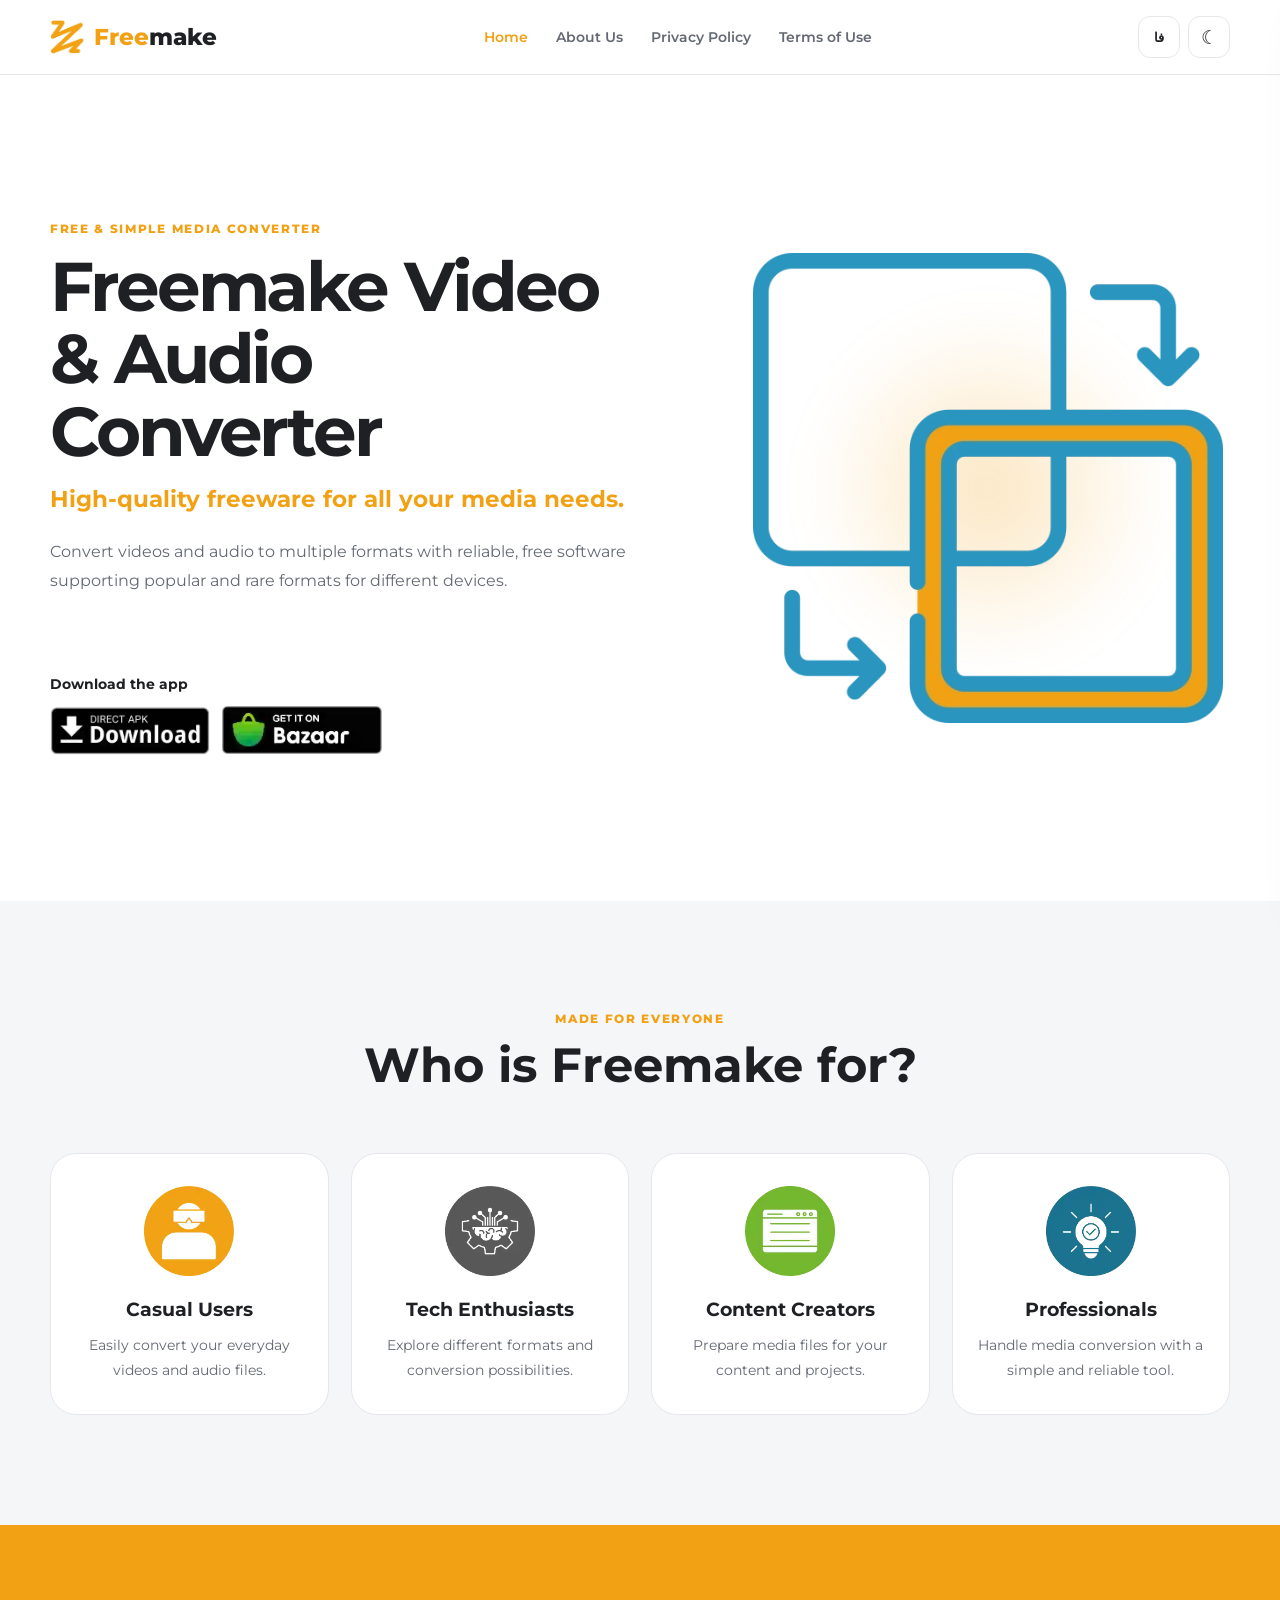
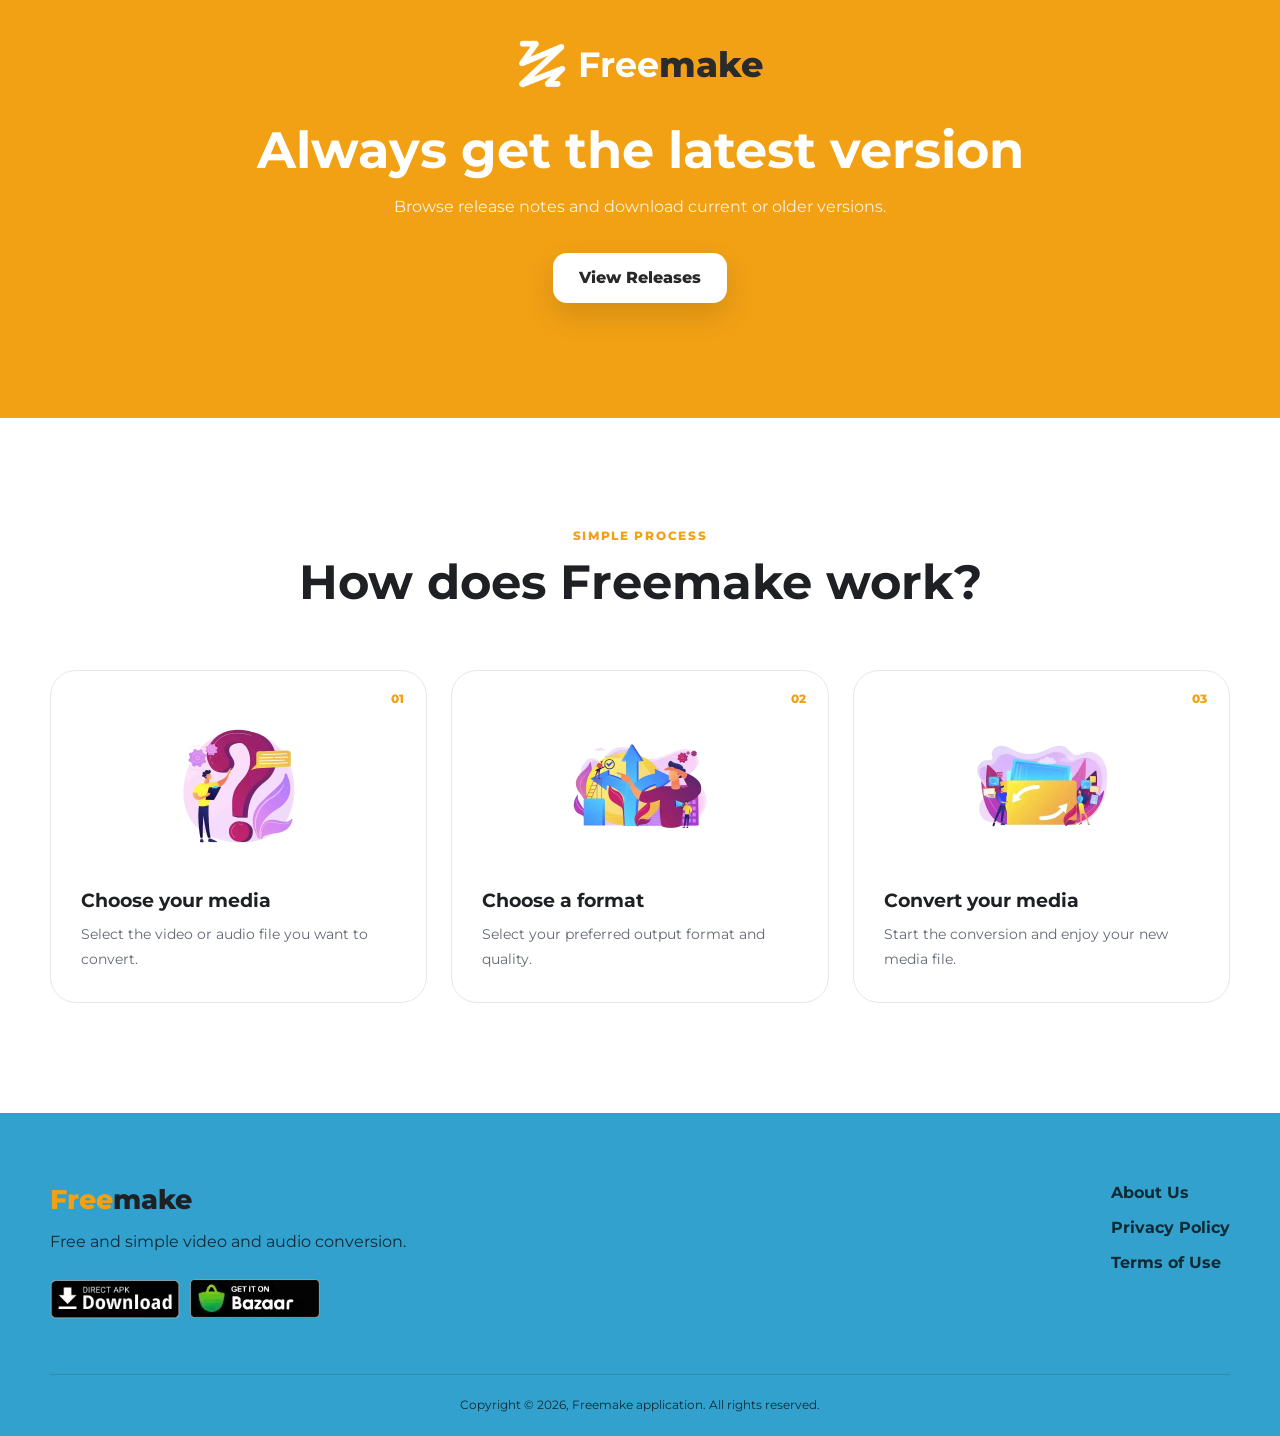
<file: index.html>
<!doctype html>
<html lang="en" dir="ltr" data-theme="light">
  <head>
    <meta charset="utf-8" />
    <meta name="viewport" content="width=device-width, initial-scale=1" />

    <meta
      name="description"
      content="Freemake is a free and simple video and audio converter."
    />

    <meta name="theme-color" content="#F2A115" />

    <meta property="og:title" content="Freemake" />
    <meta
      property="og:description"
      content="A free and simple video and audio converter."
    />

    <meta property="og:type" content="website" />

    <title>Freemake — Video & Audio Converter</title>

    <link rel="stylesheet" href="css/style.css" />

    <link rel="preconnect" href="https://fonts.googleapis.com" />
    <link rel="preconnect" href="https://fonts.gstatic.com" crossorigin />

    <link
      href="https://fonts.googleapis.com/css2?family=Montserrat:wght@400;500;600;700;800&family=Vazirmatn:wght@400;500;600;700;800&display=swap"
      rel="stylesheet"
    />
  </head>

  <body>
    <div id="site-header"></div>

    <main>
      <!-- Hero -->
      <section class="hero">
        <div class="container hero__container">
          <div class="hero__content">
            <p class="eyebrow" data-i18n="home.hero.eyebrow">
              FREE & SIMPLE MEDIA CONVERTER
            </p>

            <h1 data-i18n="home.hero.title">
              Freemake Video & Audio Converter
            </h1>

            <p class="hero__subtitle" data-i18n="home.hero.subtitle">
              High-quality freeware for all your media needs.
            </p>

            <p class="hero__description" data-i18n="home.hero.description">
              Convert videos and audio to multiple formats with reliable, free
              software supporting popular and rare formats for different
              devices.
            </p>

            <div class="download-area">
              <p
                class="download-area__label"
                data-i18n="home.hero.downloadLabel"
              >
                Download the app
              </p>

              <div class="download-badges">
                <a
                  href="https://github.com/husen-hn/freemake-page/releases/latest"
                  target="_blank"
                  rel="noopener noreferrer"
                >
                  <img
                    src="assets/images/direct_download.webp"
                    alt="Download Freemake"
                    data-i18n-alt="alt.directDownload"
                  />
                </a>

                <a
                  href="https://cafebazaar.ir/app/com.husen.freemake?l=en"
                  target="_blank"
                  rel="noopener noreferrer"
                >
                  <img
                    src="assets/images/cafebazaar_download.webp"
                    alt="Download from Cafe Bazaar"
                    data-i18n-alt="alt.cafeBazaar"
                  />
                </a>
              </div>
            </div>
          </div>

          <div class="hero__visual">
            <div class="hero__glow"></div>

            <img
              class="hero__image"
              src="assets/images/convert.webp"
              alt="Freemake media converter"
              data-i18n-alt="alt.converter"
            />
          </div>
        </div>
      </section>

      <!-- Audience -->
      <section class="section audience-section">
        <div class="container">
          <div class="section-heading">
            <p class="section-kicker" data-i18n="home.audience.kicker">
              MADE FOR EVERYONE
            </p>

            <h2 data-i18n="home.audience.title">Who is Freemake for?</h2>
          </div>

          <div class="audience-grid">
            <article class="audience-card">
              <img src="assets/images/casual_user.webp" alt="" />

              <h3 data-i18n="home.audience.casual.title">Casual Users</h3>

              <p data-i18n="home.audience.casual.description">
                Easily convert your everyday videos and audio files.
              </p>
            </article>

            <article class="audience-card">
              <img src="assets/images/tech_enthusiasts.webp" alt="" />

              <h3 data-i18n="home.audience.tech.title">Tech Enthusiasts</h3>

              <p data-i18n="home.audience.tech.description">
                Explore different formats and conversion possibilities.
              </p>
            </article>

            <article class="audience-card">
              <img src="assets/images/content_creator.webp" alt="" />

              <h3 data-i18n="home.audience.creator.title">Content Creators</h3>

              <p data-i18n="home.audience.creator.description">
                Prepare media files for your content and projects.
              </p>
            </article>

            <article class="audience-card">
              <img src="assets/images/professional.webp" alt="" />

              <h3 data-i18n="home.audience.professional.title">
                Professionals
              </h3>

              <p data-i18n="home.audience.professional.description">
                Handle media conversion with a simple and reliable tool.
              </p>
            </article>
          </div>
        </div>
      </section>

      <!-- Releases -->
      <section class="release-section">
        <div class="container release-section__content">
          <div class="release-brand">
            <img src="assets/images/logo.webp" alt="" />

            <span> <strong>Free</strong>make </span>
          </div>

          <h2 data-i18n="home.release.title">Always get the latest version</h2>

          <p data-i18n="home.release.description">
            Browse release notes and download current or older versions.
          </p>

          <a
            class="button button--light"
            href="https://github.com/husen-hn/freemake-page/releases"
            target="_blank"
            rel="noopener noreferrer"
            data-i18n="home.release.button"
          >
            View Releases
          </a>
        </div>
      </section>

      <!-- How it works -->
      <section class="section how-section">
        <div class="container">
          <div class="section-heading">
            <p class="section-kicker" data-i18n="home.how.kicker">
              SIMPLE PROCESS
            </p>

            <h2 data-i18n="home.how.title">How does Freemake work?</h2>
          </div>

          <div class="steps-grid">
            <article class="step-card">
              <span class="step-card__number">01</span>

              <img src="assets/images/choose_media.webp" alt="" />

              <div>
                <h3 data-i18n="home.how.step1.title">Choose your media</h3>

                <p data-i18n="home.how.step1.description">
                  Select the video or audio file you want to convert.
                </p>
              </div>
            </article>

            <article class="step-card">
              <span class="step-card__number">02</span>

              <img src="assets/images/choose_format.webp" alt="" />

              <div>
                <h3 data-i18n="home.how.step2.title">Choose a format</h3>

                <p data-i18n="home.how.step2.description">
                  Select your preferred output format and quality.
                </p>
              </div>
            </article>

            <article class="step-card">
              <span class="step-card__number">03</span>

              <img src="assets/images/convert_media.webp" alt="" />

              <div>
                <h3 data-i18n="home.how.step3.title">Convert your media</h3>

                <p data-i18n="home.how.step3.description">
                  Start the conversion and enjoy your new media file.
                </p>
              </div>
            </article>
          </div>
        </div>
      </section>
    </main>

    <div id="site-footer"></div>

    <script src="js/app.js"></script>
  </body>
</html>
</file>
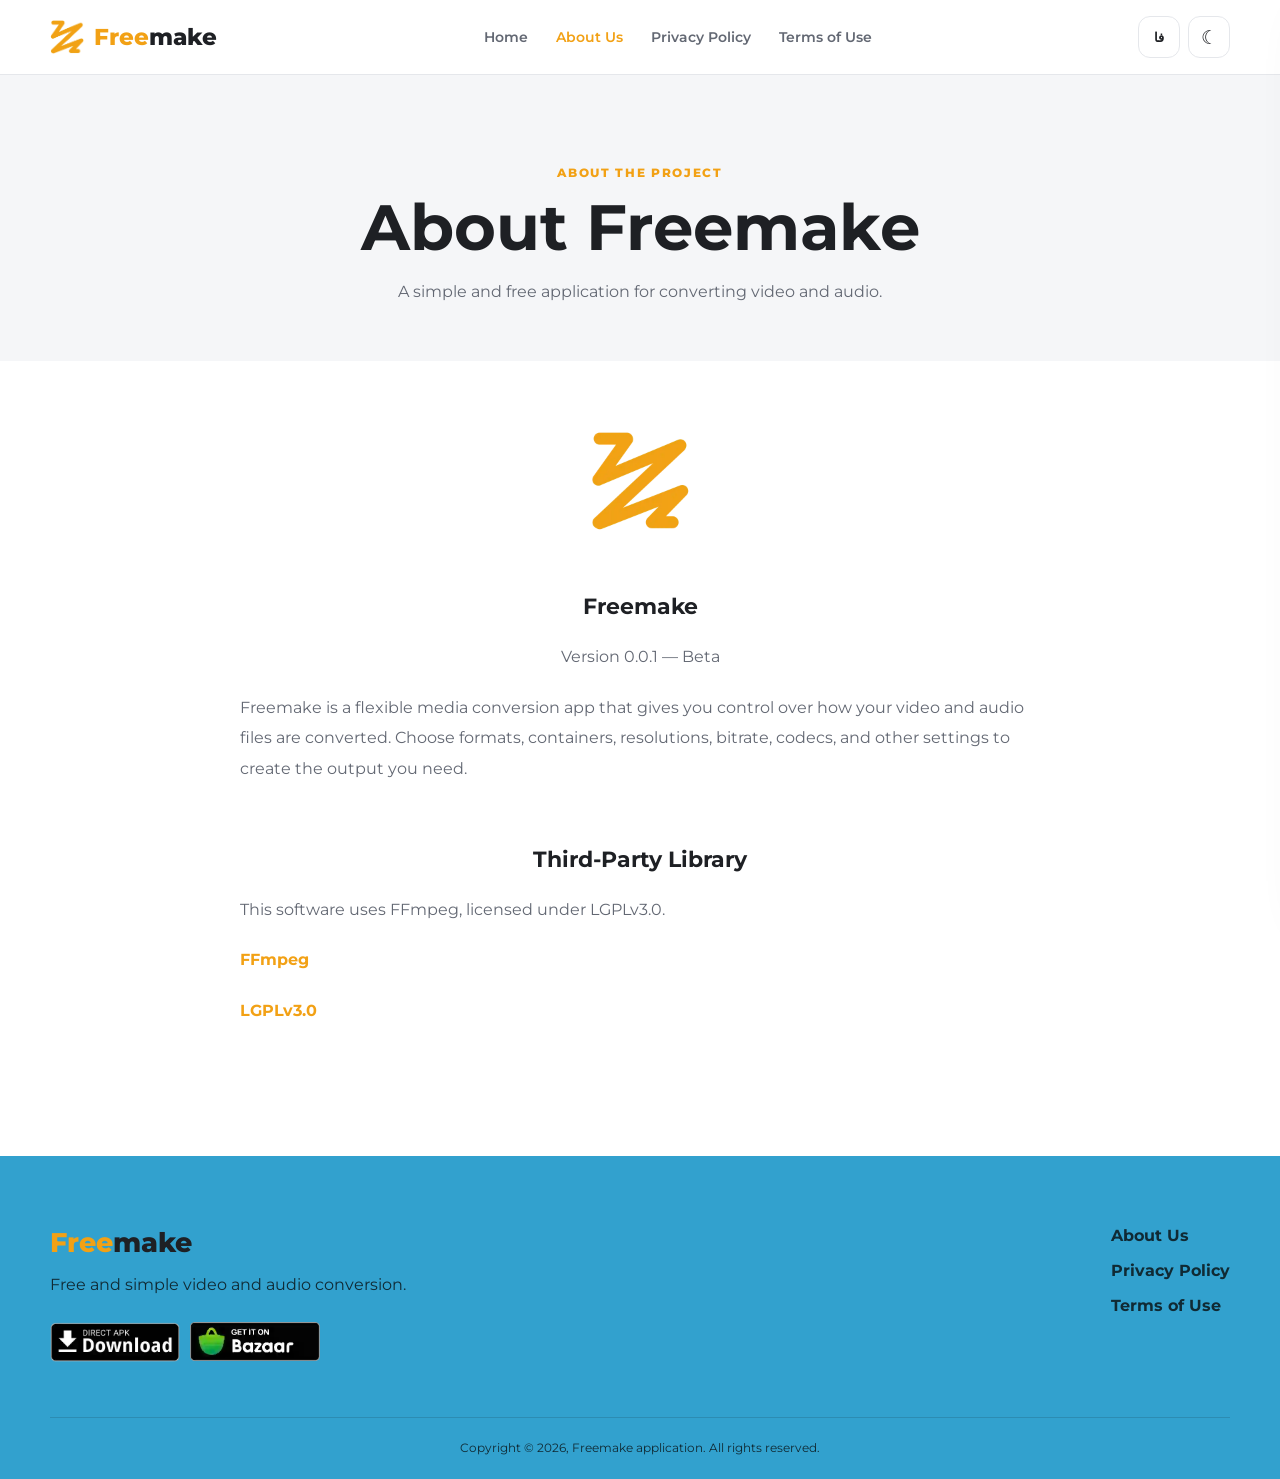
<file: about.html>
<!doctype html>
<html lang="en" dir="ltr" data-theme="light">
  <head>
    <meta charset="utf-8" />
    <meta name="viewport" content="width=device-width, initial-scale=1" />

    <meta name="description" content="Learn more about Freemake." />

    <meta name="theme-color" content="#F2A115" />

    <title>About Freemake</title>

    <link rel="stylesheet" href="css/style.css" />

    <link rel="preconnect" href="https://fonts.googleapis.com" />
    <link rel="preconnect" href="https://fonts.gstatic.com" crossorigin />

    <link
      href="https://fonts.googleapis.com/css2?family=Montserrat:wght@400;500;600;700;800&family=Vazirmatn:wght@400;500;600;700;800&display=swap"
      rel="stylesheet"
    />
  </head>

  <body>
    <div id="site-header"></div>

    <main class="legal-page">
      <section class="page-hero">
        <div class="container">
          <p class="section-kicker" data-i18n="about.kicker">
            ABOUT THE PROJECT
          </p>

          <h1 data-i18n="about.title">About Freemake</h1>

          <p data-i18n="about.intro">
            A simple and free application for converting video and audio.
          </p>
        </div>
      </section>

      <section class="section section--compact">
        <div class="container legal-container">
          <article class="legal-content">
            <div class="about-logo">
              <img
                src="assets/images/logo.webp"
                alt="Freemake logo"
                data-i18n-alt="alt.logo"
              />
            </div>

            <h2 data-i18n="about.appTitle">Freemake</h2>

            <p class="muted" data-i18n="about.version">Version 0.0.1 — Beta</p>

            <p data-i18n="about.description">
              Freemake is a flexible media conversion app that gives you 
              control over how your video and audio files are converted. 
              Choose formats, containers, resolutions, bitrate, codecs, 
              and other settings to create the output you need.
            </p>

            <h2 data-i18n="about.libraryTitle">Third-Party Library</h2>

            <p data-i18n="about.libraryDescription">
              This software uses FFmpeg, licensed under LGPLv3.0.
            </p>

            <p>
              <a
                href="https://ffmpeg.org/"
                target="_blank"
                rel="noopener noreferrer"
              >
                FFmpeg
              </a>
            </p>

            <p>
              <a
                href="https://www.gnu.org/licenses/lgpl-3.0.en.html"
                target="_blank"
                rel="noopener noreferrer"
              >
                LGPLv3.0
              </a>
            </p>
          </article>
        </div>
      </section>
    </main>

    <div id="site-footer"></div>

    <script src="js/app.js"></script>
  </body>
</html>
</file>
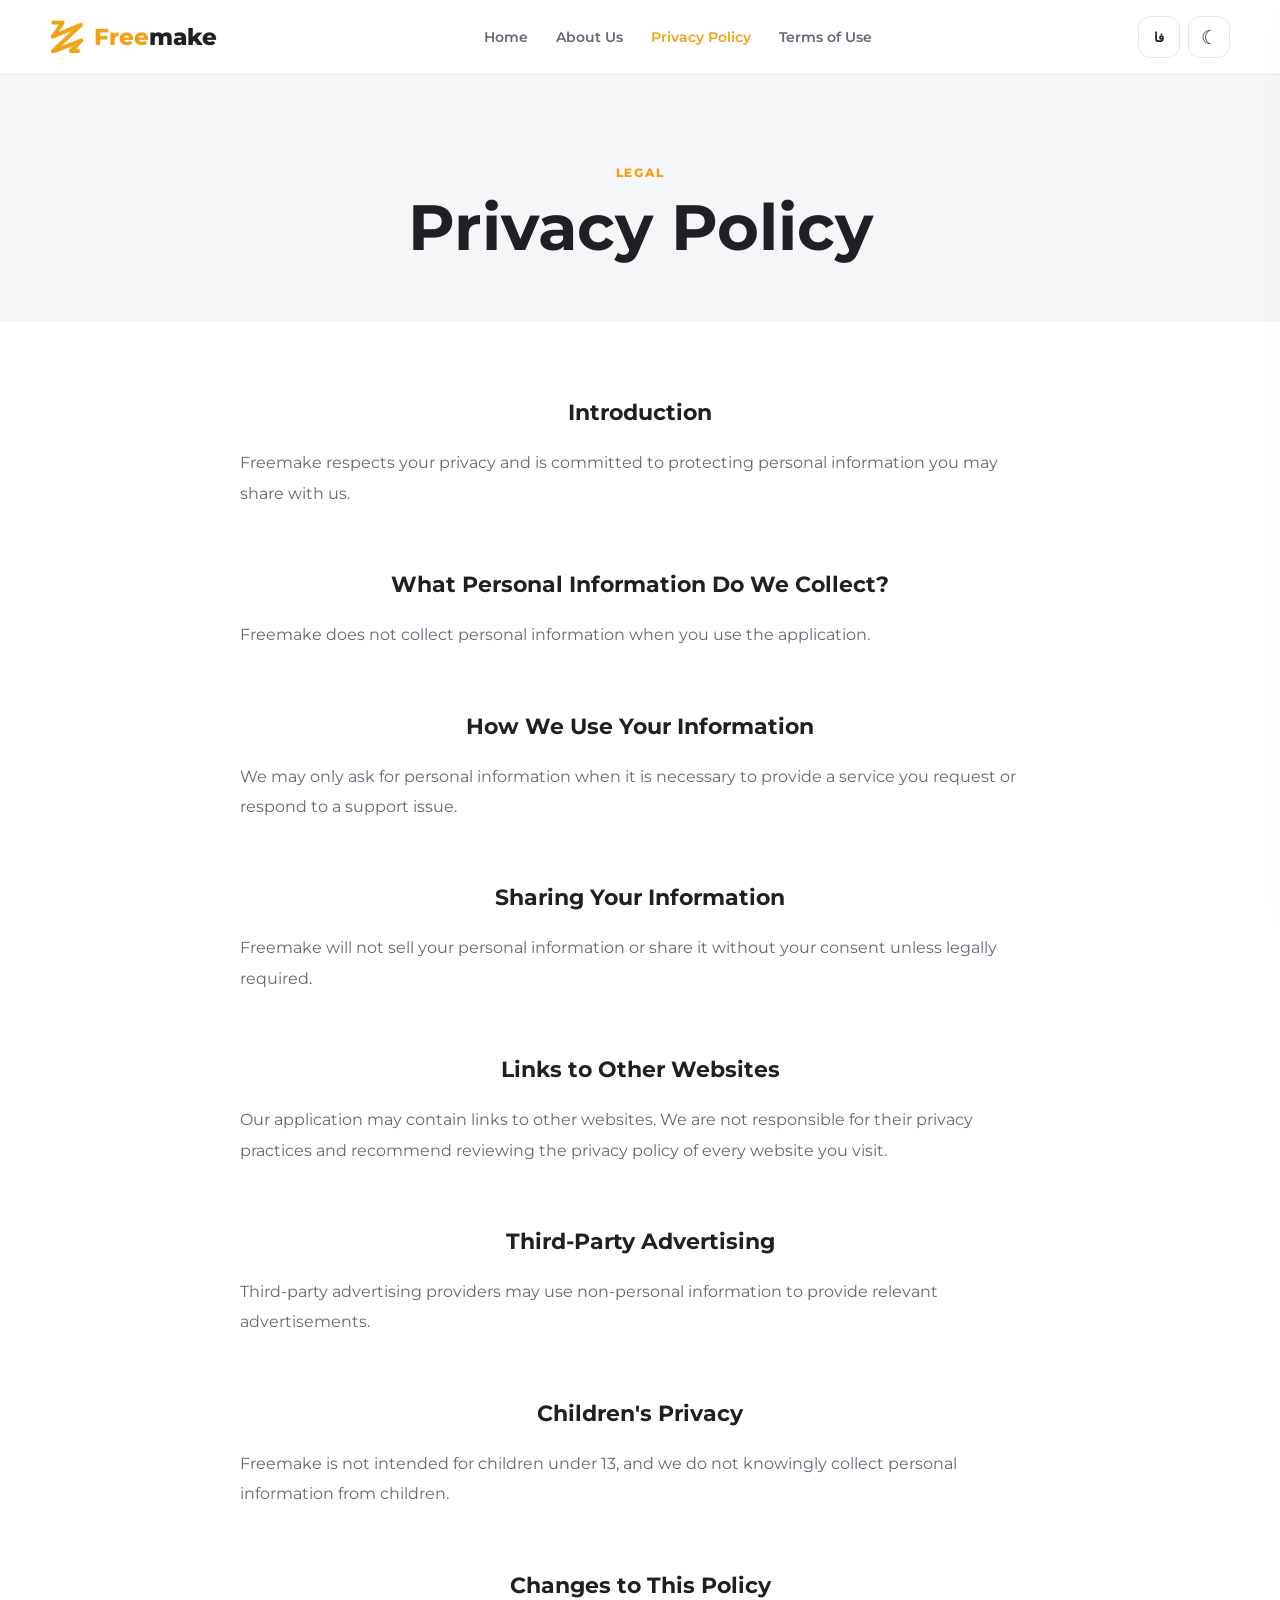
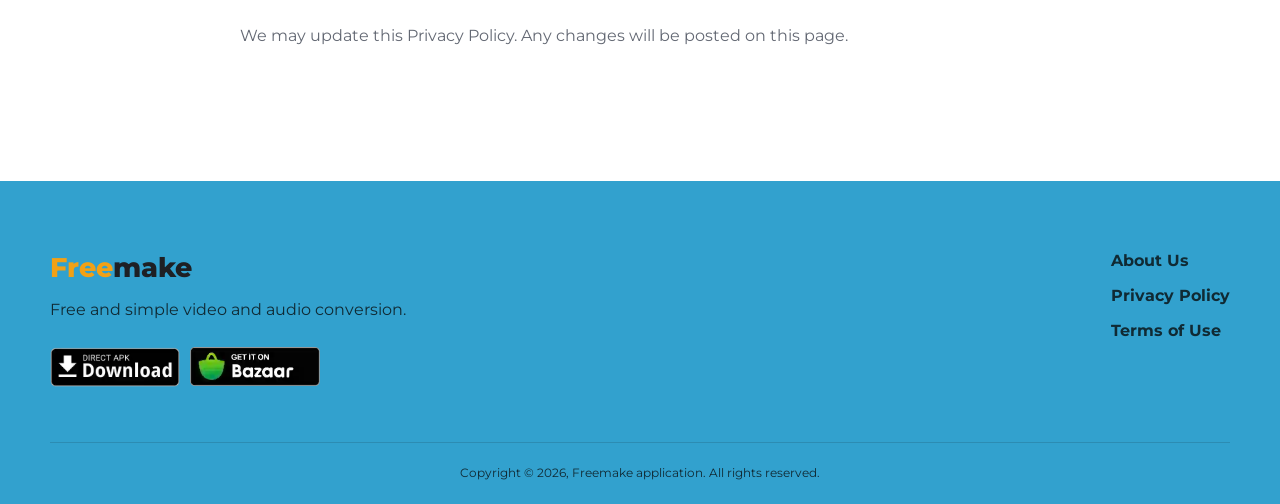
<file: privacy.html>
<!doctype html>
<html lang="en" dir="ltr" data-theme="light">
  <head>
    <meta charset="utf-8" />
    <meta name="viewport" content="width=device-width, initial-scale=1" />

    <meta name="description" content="Freemake Privacy Policy." />

    <meta name="theme-color" content="#F2A115" />

    <title>Freemake Privacy Policy</title>

    <link rel="stylesheet" href="css/style.css" />

    <link rel="preconnect" href="https://fonts.googleapis.com" />
    <link rel="preconnect" href="https://fonts.gstatic.com" crossorigin />

    <link
      href="https://fonts.googleapis.com/css2?family=Montserrat:wght@400;500;600;700;800&family=Vazirmatn:wght@400;500;600;700;800&display=swap"
      rel="stylesheet"
    />
  </head>

  <body>
    <div id="site-header"></div>

    <main class="legal-page">
      <section class="page-hero">
        <div class="container">
          <p class="section-kicker" data-i18n="privacy.kicker">LEGAL</p>

          <h1 data-i18n="privacy.title">Privacy Policy</h1>
        </div>
      </section>

      <section class="section section--compact">
        <div class="container legal-container">
          <article class="legal-content">
            <h2 data-i18n="privacy.introduction.title">Introduction</h2>

            <p data-i18n="privacy.introduction.text">
              Freemake respects your privacy and is committed to protecting
              personal information you may share with us.
            </p>

            <h2 data-i18n="privacy.collection.title">
              What Personal Information Do We Collect?
            </h2>

            <p data-i18n="privacy.collection.text">
              Freemake does not collect personal information when you use the
              application.
            </p>

            <h2 data-i18n="privacy.use.title">How We Use Your Information</h2>

            <p data-i18n="privacy.use.text">
              We may only ask for personal information when it is necessary to
              provide a service you request or respond to a support issue.
            </p>

            <h2 data-i18n="privacy.sharing.title">Sharing Your Information</h2>

            <p data-i18n="privacy.sharing.text">
              Freemake will not sell your personal information or share it
              without your consent unless legally required.
            </p>

            <h2 data-i18n="privacy.links.title">Links to Other Websites</h2>

            <p data-i18n="privacy.links.text">
              Our application may contain links to other websites. We are not
              responsible for their privacy practices and recommend reviewing
              the privacy policy of every website you visit.
            </p>

            <h2 data-i18n="privacy.ads.title">Third-Party Advertising</h2>

            <p data-i18n="privacy.ads.text">
              Third-party advertising providers may use non-personal information
              to provide relevant advertisements.
            </p>

            <h2 data-i18n="privacy.children.title">Children's Privacy</h2>

            <p data-i18n="privacy.children.text">
              Freemake is not intended for children under 13, and we do not
              knowingly collect personal information from children.
            </p>

            <h2 data-i18n="privacy.changes.title">Changes to This Policy</h2>

            <p data-i18n="privacy.changes.text">
              We may update this Privacy Policy. Any changes will be posted on
              this page.
            </p>
          </article>
        </div>
      </section>
    </main>

    <div id="site-footer"></div>

    <script src="js/app.js"></script>
  </body>
</html>
</file>
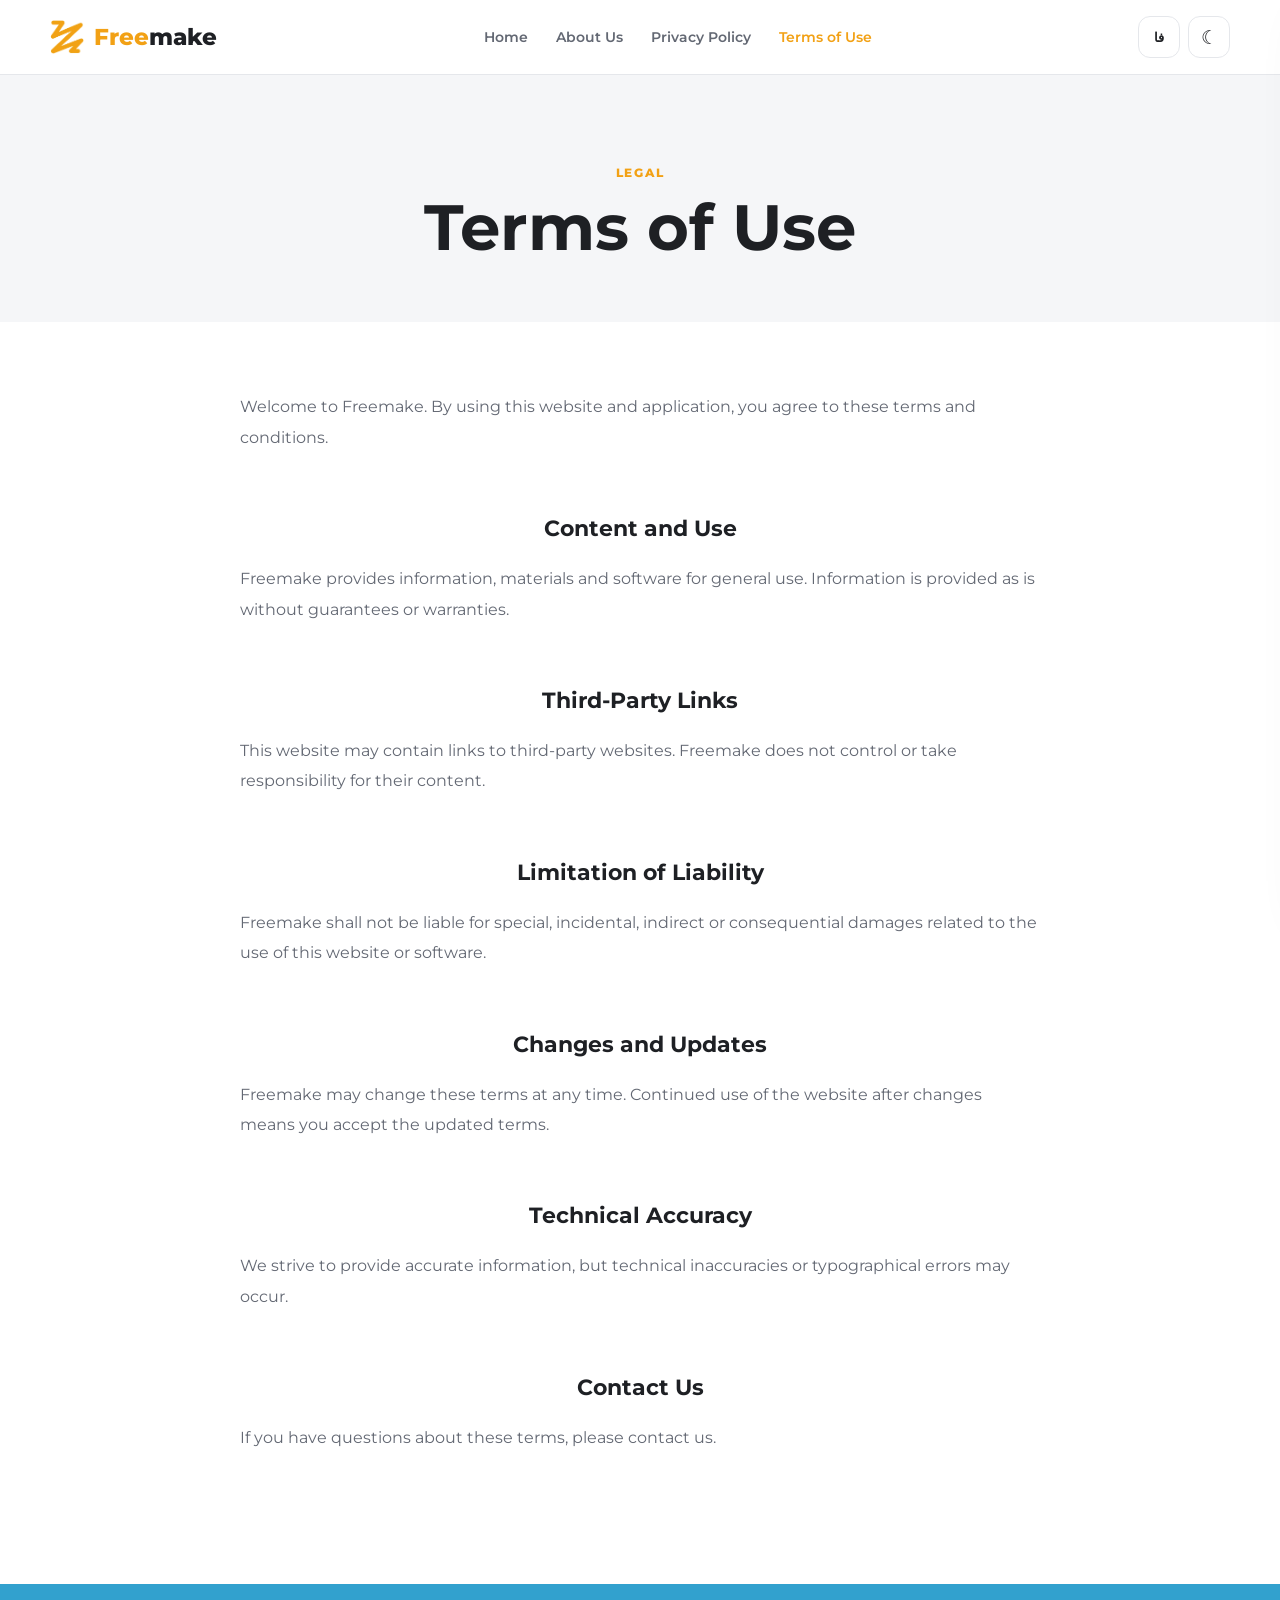
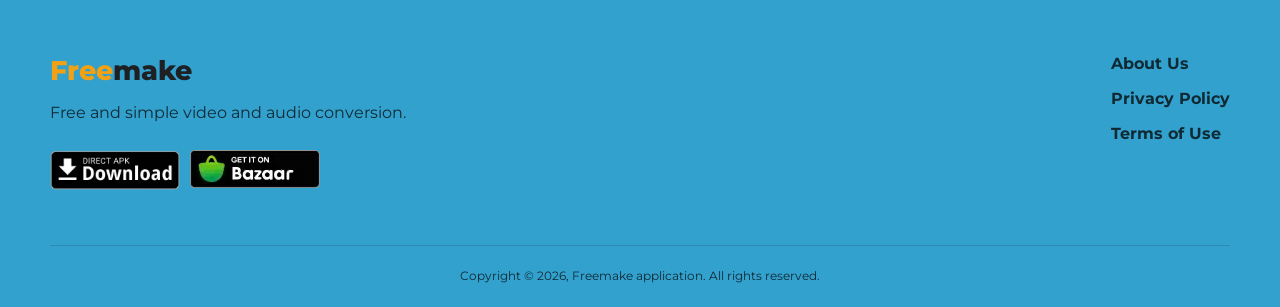
<file: terms.html>
<!doctype html>
<html lang="en" dir="ltr" data-theme="light">
  <head>
    <meta charset="utf-8" />
    <meta name="viewport" content="width=device-width, initial-scale=1" />

    <meta name="description" content="Freemake Terms of Use." />

    <meta name="theme-color" content="#F2A115" />

    <title>Freemake Terms of Use</title>

    <link rel="stylesheet" href="css/style.css" />

    <link rel="preconnect" href="https://fonts.googleapis.com" />
    <link rel="preconnect" href="https://fonts.gstatic.com" crossorigin />

    <link
      href="https://fonts.googleapis.com/css2?family=Montserrat:wght@400;500;600;700;800&family=Vazirmatn:wght@400;500;600;700;800&display=swap"
      rel="stylesheet"
    />
  </head>

  <body>
    <div id="site-header"></div>

    <main class="legal-page">
      <section class="page-hero">
        <div class="container">
          <p class="section-kicker" data-i18n="terms.kicker">LEGAL</p>

          <h1 data-i18n="terms.title">Terms of Use</h1>
        </div>
      </section>

      <section class="section section--compact">
        <div class="container legal-container">
          <article class="legal-content">
            <p data-i18n="terms.intro">
              Welcome to Freemake. By using this website and application, you
              agree to these terms and conditions.
            </p>

            <h2 data-i18n="terms.content.title">Content and Use</h2>

            <p data-i18n="terms.content.text">
              Freemake provides information, materials and software for general
              use. Information is provided as is without guarantees or
              warranties.
            </p>

            <h2 data-i18n="terms.links.title">Third-Party Links</h2>

            <p data-i18n="terms.links.text">
              This website may contain links to third-party websites. Freemake
              does not control or take responsibility for their content.
            </p>

            <h2 data-i18n="terms.liability.title">Limitation of Liability</h2>

            <p data-i18n="terms.liability.text">
              Freemake shall not be liable for special, incidental, indirect or
              consequential damages related to the use of this website or
              software.
            </p>

            <h2 data-i18n="terms.changes.title">Changes and Updates</h2>

            <p data-i18n="terms.changes.text">
              Freemake may change these terms at any time. Continued use of the
              website after changes means you accept the updated terms.
            </p>

            <h2 data-i18n="terms.accuracy.title">Technical Accuracy</h2>

            <p data-i18n="terms.accuracy.text">
              We strive to provide accurate information, but technical
              inaccuracies or typographical errors may occur.
            </p>

            <h2 data-i18n="terms.contact.title">Contact Us</h2>

            <p data-i18n="terms.contact.text">
              If you have questions about these terms, please contact us.
            </p>
          </article>
        </div>
      </section>
    </main>

    <div id="site-footer"></div>

    <script src="js/app.js"></script>
  </body>
</html>
</file>
<file: css/style.css>
:root {
  --primary: #f2a115;
  --primary-hover: #d78b09;
  --secondary: #32a1ce;

  --background: #ffffff;
  --surface: #f5f6f8;
  --surface-elevated: #ffffff;

  --text-primary: #1e2024;
  --text-secondary: #636873;

  --border: #e5e7eb;

  --header-background: rgba(255, 255, 255, 0.86);

  --shadow-sm: 0 5px 18px rgba(0, 0, 0, 0.06);
  --shadow-md: 0 20px 50px rgba(0, 0, 0, 0.12);

  --radius-sm: 12px;
  --radius-md: 18px;
  --radius-lg: 26px;

  --transition: 180ms ease;
}

html[data-theme="dark"] {
  --background: #111315;
  --surface: #191b1f;
  --surface-elevated: #22252a;

  --text-primary: #f4f5f7;
  --text-secondary: #b3b7c0;

  --border: #343840;

  --header-background: rgba(17, 19, 21, 0.86);

  --shadow-sm: 0 5px 18px rgba(0, 0, 0, 0.2);
  --shadow-md: 0 20px 50px rgba(0, 0, 0, 0.35);
}

* {
  box-sizing: border-box;
}

html {
  scroll-behavior: smooth;
}

body {
  margin: 0;

  min-width: 320px;

  background: var(--background);
  color: var(--text-primary);

  font-family: "Montserrat", sans-serif;

  transition:
    background var(--transition),
    color var(--transition);
}

html[dir="rtl"] body {
  font-family: "Vazirmatn", sans-serif;
}

img {
  display: block;
  max-width: 100%;
}

a {
  color: inherit;
  text-decoration: none;
}

button {
  font: inherit;
}

button,
a {
  -webkit-tap-highlight-color: transparent;
}

:focus-visible {
  outline: 3px solid var(--primary);
  outline-offset: 3px;
}

.container {
  width: min(1180px, calc(100% - 40px));
  margin-inline: auto;
}

.section {
  padding: 110px 0;
}

.section--compact {
  padding-top: 70px;
  padding-bottom: 110px;
}

/* Header */

.site-header {
  position: sticky;
  top: 0;
  z-index: 100;

  border-bottom: 1px solid var(--border);

  background: var(--header-background);

  backdrop-filter: blur(18px);
}

.navbar {
  min-height: 74px;

  display: flex;
  align-items: center;
  justify-content: space-between;

  gap: 24px;
}

.brand {
  display: inline-flex;
  align-items: center;

  gap: 10px;

  flex-shrink: 0;
}

.brand__logo {
  width: 34px;
  height: 34px;

  object-fit: contain;
}

.brand__name {
  font-size: 1.45rem;
  font-weight: 800;
}

.brand__free {
  color: var(--primary);
}

.brand__make {
  color: var(--text-primary);
}

.desktop-nav {
  display: flex;
  align-items: center;
  gap: 28px;
}

.desktop-nav a {
  color: var(--text-secondary);

  font-size: 0.9rem;
  font-weight: 600;

  transition: color var(--transition);
}

.desktop-nav a:hover,
.desktop-nav a.active {
  color: var(--primary);
}

.nav-actions {
  display: flex;
  align-items: center;
  gap: 8px;
}

.icon-button,
.menu-button {
  width: 42px;
  height: 42px;

  border: 1px solid var(--border);
  border-radius: var(--radius-sm);

  background: var(--surface-elevated);
  color: var(--text-primary);

  cursor: pointer;

  display: inline-flex;
  align-items: center;
  justify-content: center;

  transition:
    transform var(--transition),
    border-color var(--transition);
}

.icon-button:hover,
.menu-button:hover {
  transform: translateY(-2px);
  border-color: var(--primary);
}

#language-label {
  font-size: 0.82rem;
  font-weight: 800;
}

.theme-icon {
  font-size: 1.2rem;
}

.menu-button {
  display: none;
  flex-direction: column;
  gap: 4px;
}

.menu-button span {
  width: 18px;
  height: 2px;

  border-radius: 99px;

  background: currentColor;
}

/* Mobile navigation */

.mobile-overlay {
  position: fixed;
  inset: 0;
  z-index: 199;

  opacity: 0;
  visibility: hidden;

  background: rgba(0, 0, 0, 0.5);

  transition:
    opacity var(--transition),
    visibility var(--transition);
}

.mobile-overlay.open {
  opacity: 1;
  visibility: visible;
}

.mobile-menu {
  position: fixed;
  top: 0;
  bottom: 0;
  right: 0;

  z-index: 200;

  width: min(340px, 86vw);

  padding: 22px;

  background: var(--surface-elevated);

  transform: translateX(110%);

  box-shadow: var(--shadow-md);

  transition: transform 240ms ease;
}

html[dir="rtl"] .mobile-menu {
  right: auto;
  left: 0;

  transform: translateX(-110%);
}

.mobile-menu.open {
  transform: translateX(0);
}

.mobile-menu__header {
  display: flex;
  align-items: center;
  justify-content: space-between;

  padding-bottom: 20px;

  border-bottom: 1px solid var(--border);
}

.mobile-menu nav {
  display: flex;
  flex-direction: column;
}

.mobile-menu nav a {
  padding: 18px 0;

  border-bottom: 1px solid var(--border);

  font-weight: 700;
}

/* Hero */

.hero {
  min-height: calc(100vh - 74px);

  display: flex;
  align-items: center;

  overflow: hidden;
}

.hero__container {
  display: grid;

  grid-template-columns:
    minmax(0, 1.1fr)
    minmax(320px, 0.9fr);

  align-items: center;

  gap: clamp(50px, 8vw, 120px);

  padding: clamp(65px, 8vw, 110px) 0;
}

.hero__content {
  max-width: 670px;
}

.eyebrow,
.section-kicker {
  margin: 0;

  color: var(--primary);

  font-size: 0.75rem;
  font-weight: 800;

  letter-spacing: 0.14em;
}

.hero h1 {
  margin: 14px 0 18px;

  font-size: clamp(2.6rem, 5.4vw, 4.9rem);

  line-height: 1.05;
  letter-spacing: -0.045em;
}

.hero__subtitle {
  margin: 0;

  color: var(--primary);

  font-size: clamp(1.05rem, 2vw, 1.45rem);
  font-weight: 700;
}

.hero__description {
  max-width: 600px;

  margin: 25px 0 0;

  color: var(--text-secondary);

  line-height: 1.8;
}

.download-area {
  margin-top: clamp(45px, 7vw, 80px);
}

.download-area__label {
  margin: 0 0 14px;

  font-size: 0.86rem;
  font-weight: 700;
}

.download-badges {
  display: flex;
  flex-wrap: wrap;
  gap: 12px;
}

.download-badges a,
.footer-downloads a {
  display: inline-block;

  transition: transform var(--transition);
}

.download-badges a:hover,
.footer-downloads a:hover {
  transform: translateY(-4px);
}

.download-badges img {
  width: 160px;
}

.hero__visual {
  position: relative;

  display: flex;
  align-items: center;
  justify-content: center;
}

.hero__glow {
  position: absolute;

  width: 75%;
  aspect-ratio: 1;

  border-radius: 50%;

  background: radial-gradient(
    circle,
    rgba(242, 161, 21, 0.26),
    transparent 70%
  );

  filter: blur(22px);
}

.hero__image {
  position: relative;
  z-index: 1;

  width: min(100%, 470px);
}

/* Shared headings */

.section-heading {
  max-width: 700px;

  margin: 0 auto 60px;

  text-align: center;
}

.section-heading h2 {
  margin: 12px 0 0;

  font-size: clamp(2rem, 4vw, 3rem);

  line-height: 1.15;
}

/* Audience */

.audience-section {
  background: var(--surface);
}

.audience-grid {
  display: grid;

  grid-template-columns: repeat(4, 1fr);

  gap: 22px;
}

.audience-card {
  padding: 32px 24px;

  border: 1px solid var(--border);
  border-radius: var(--radius-lg);

  background: var(--surface-elevated);

  text-align: center;

  transition:
    transform var(--transition),
    box-shadow var(--transition);
}

.audience-card:hover {
  transform: translateY(-7px);
  box-shadow: var(--shadow-md);
}

.audience-card img {
  width: 90px;
  height: 90px;

  margin: 0 auto 22px;

  object-fit: contain;
}

.audience-card h3 {
  margin: 0 0 12px;
}

.audience-card p {
  margin: 0;

  color: var(--text-secondary);

  font-size: 0.88rem;
  line-height: 1.75;
}

/* Releases */

.release-section {
  padding: 115px 20px;

  background: var(--primary);

  text-align: center;
}

.release-section__content {
  display: flex;
  flex-direction: column;
  align-items: center;
}

.release-brand {
  display: flex;
  align-items: center;
  gap: 12px;

  color: #2b2b2b;

  font-size: 2.2rem;
  font-weight: 800;
}

.release-brand strong {
  color: white;
}

.release-brand img {
  width: 48px;
  filter: brightness(0) invert(1);
}

.release-section h2 {
  margin: 30px 0 12px;

  color: white;

  font-size: clamp(2rem, 4vw, 3.2rem);
}

.release-section p {
  max-width: 620px;

  margin: 0 0 32px;

  color: rgba(255, 255, 255, 0.86);

  line-height: 1.7;
}

.button {
  min-height: 50px;

  padding: 0 26px;

  border: 0;
  border-radius: 14px;

  display: inline-flex;
  align-items: center;
  justify-content: center;

  font-weight: 800;

  cursor: pointer;

  transition:
    transform var(--transition),
    box-shadow var(--transition),
    background var(--transition);
}

.button:hover {
  transform: translateY(-3px);
}

.button--light {
  background: white;
  color: #292929;

  box-shadow: 0 12px 30px rgba(0, 0, 0, 0.13);
}

.button--primary {
  background: var(--primary);
  color: #222;
}

/* How it works */

.steps-grid {
  display: grid;

  grid-template-columns: repeat(3, 1fr);

  gap: 24px;
}

.step-card {
  position: relative;

  padding: 30px;

  border: 1px solid var(--border);
  border-radius: var(--radius-lg);

  background: var(--surface-elevated);
}

.step-card__number {
  position: absolute;
  top: 20px;
  right: 22px;

  color: var(--primary);

  font-size: 0.78rem;
  font-weight: 800;
}

html[dir="rtl"] .step-card__number {
  right: auto;
  left: 22px;
}

.step-card img {
  width: 150px;
  height: 150px;

  margin: 10px auto 28px;

  object-fit: contain;
}

.step-card h3 {
  margin: 0 0 10px;
}

.step-card p {
  margin: 0;

  color: var(--text-secondary);

  font-size: 0.9rem;
  line-height: 1.75;
}

/* Footer */

.site-footer {
  padding: 70px 0 24px;

  background: var(--secondary);
  color: #102a34;
}

.footer-main {
  display: flex;
  align-items: flex-start;
  justify-content: space-between;

  gap: 50px;
}

.footer-brand {
  font-size: 1.7rem;
  font-weight: 800;
}

.footer-description {
  max-width: 380px;

  margin: 12px 0 0;

  line-height: 1.7;
}

.footer-downloads {
  display: flex;
  flex-wrap: wrap;
  gap: 10px;

  margin-top: 24px;
}

.footer-downloads img {
  width: 130px;
}

.footer-links {
  display: flex;
  flex-direction: column;
  gap: 16px;

  font-weight: 700;
}

.footer-links a:hover {
  text-decoration: underline;
}

.footer-bottom {
  margin-top: 55px;
  padding-top: 22px;

  border-top: 1px solid rgba(0, 0, 0, 0.13);

  text-align: center;

  font-size: 0.78rem;
}

/* Legal pages */

.page-hero {
  padding: 90px 0 60px;

  background: var(--surface);

  text-align: center;
}

.page-hero h1 {
  margin: 12px 0 0;

  font-size: clamp(2.4rem, 5vw, 4rem);

  line-height: 1.1;
}

.page-hero p:last-child {
  max-width: 650px;

  margin: 20px auto 0;

  color: var(--text-secondary);
}

.legal-container {
  width: min(800px, calc(100% - 40px));
}

.legal-content {
  color: var(--text-secondary);

  font-size: 1rem;
  line-height: 1.9;
}

.legal-content h2 {
  margin: 55px 0 15px;

  color: var(--text-primary);

  font-size: 1.35rem;
}

.legal-content h2:first-child {
  margin-top: 0;
}

.legal-content p {
  margin: 0 0 20px;
}

.legal-content a {
  color: var(--primary);
  font-weight: 700;
}

.legal-content a:hover {
  text-decoration: underline;
}

.about-logo {
  width: 100px;

  margin: 0 auto 25px;
}

.about-logo img {
  width: 100%;
}

.legal-content > h2,
.legal-content > .muted {
  text-align: center;
}

.muted {
  color: var(--text-secondary);
}

/* 404 */

.not-found {
  min-height: 100vh;

  display: grid;
  place-items: center;

  padding: 30px;
}

.not-found__content {
  max-width: 550px;

  text-align: center;
}

.not-found__content img {
  width: 75px;

  margin: 0 auto 30px;
}

.not-found__code {
  display: block;

  color: var(--primary);

  font-size: clamp(5rem, 18vw, 10rem);
  font-weight: 800;

  line-height: 1;
}

.not-found h1 {
  margin: 20px 0 12px;
}

.not-found p {
  margin: 0 0 30px;

  color: var(--text-secondary);
}

/* RTL */

html[dir="rtl"] {
  text-align: right;
}

html[dir="rtl"] .section-heading,
html[dir="rtl"] .page-hero,
html[dir="rtl"] .release-section {
  text-align: center;
}

html[dir="rtl"] .hero__description,
html[dir="rtl"] .legal-content {
  line-height: 2;
}

/* Responsive */

@media (max-width: 950px) {
  .desktop-nav {
    display: none;
  }

  .menu-button {
    display: inline-flex;
  }

  .hero__container {
    grid-template-columns: 1fr;

    text-align: center;
  }

  .hero__content {
    margin-inline: auto;
  }

  .hero__description {
    margin-inline: auto;
  }

  .download-badges {
    justify-content: center;
  }

  .hero__visual {
    order: -1;
  }

  .hero__image {
    width: min(70vw, 390px);
  }

  .audience-grid {
    grid-template-columns: repeat(2, 1fr);
  }

  .steps-grid {
    grid-template-columns: 1fr;
  }

  .step-card {
    display: grid;

    grid-template-columns: 160px 1fr;

    align-items: center;

    gap: 28px;
  }

  .step-card img {
    margin: 0;
  }
}

@media (max-width: 600px) {
  .container {
    width: min(100% - 32px, 1180px);
  }

  .section {
    padding: 75px 0;
  }

  .section--compact {
    padding-bottom: 75px;
  }

  .navbar {
    min-height: 66px;
  }

  .brand__logo {
    width: 30px;
    height: 30px;
  }

  .brand__name {
    font-size: 1.25rem;
  }

  .hero {
    min-height: auto;
  }

  .hero__container {
    padding: 45px 0 70px;
  }

  .hero h1 {
    font-size: clamp(2.2rem, 12vw, 3.5rem);
  }

  .hero__image {
    width: min(78vw, 320px);
  }

  .download-badges {
    flex-direction: column;
    align-items: center;
  }

  .download-badges img {
    width: 150px;
  }

  .section-heading {
    margin-bottom: 40px;
  }

  .audience-grid {
    grid-template-columns: 1fr;
  }

  .release-section {
    padding: 80px 16px;
  }

  .step-card {
    display: block;

    text-align: center;
  }

  .step-card img {
    margin: 10px auto 25px;
  }

  .footer-main {
    flex-direction: column;
  }

  .footer-links {
    width: 100%;
  }

  .page-hero {
    padding: 70px 0 45px;
  }
}
</file>
